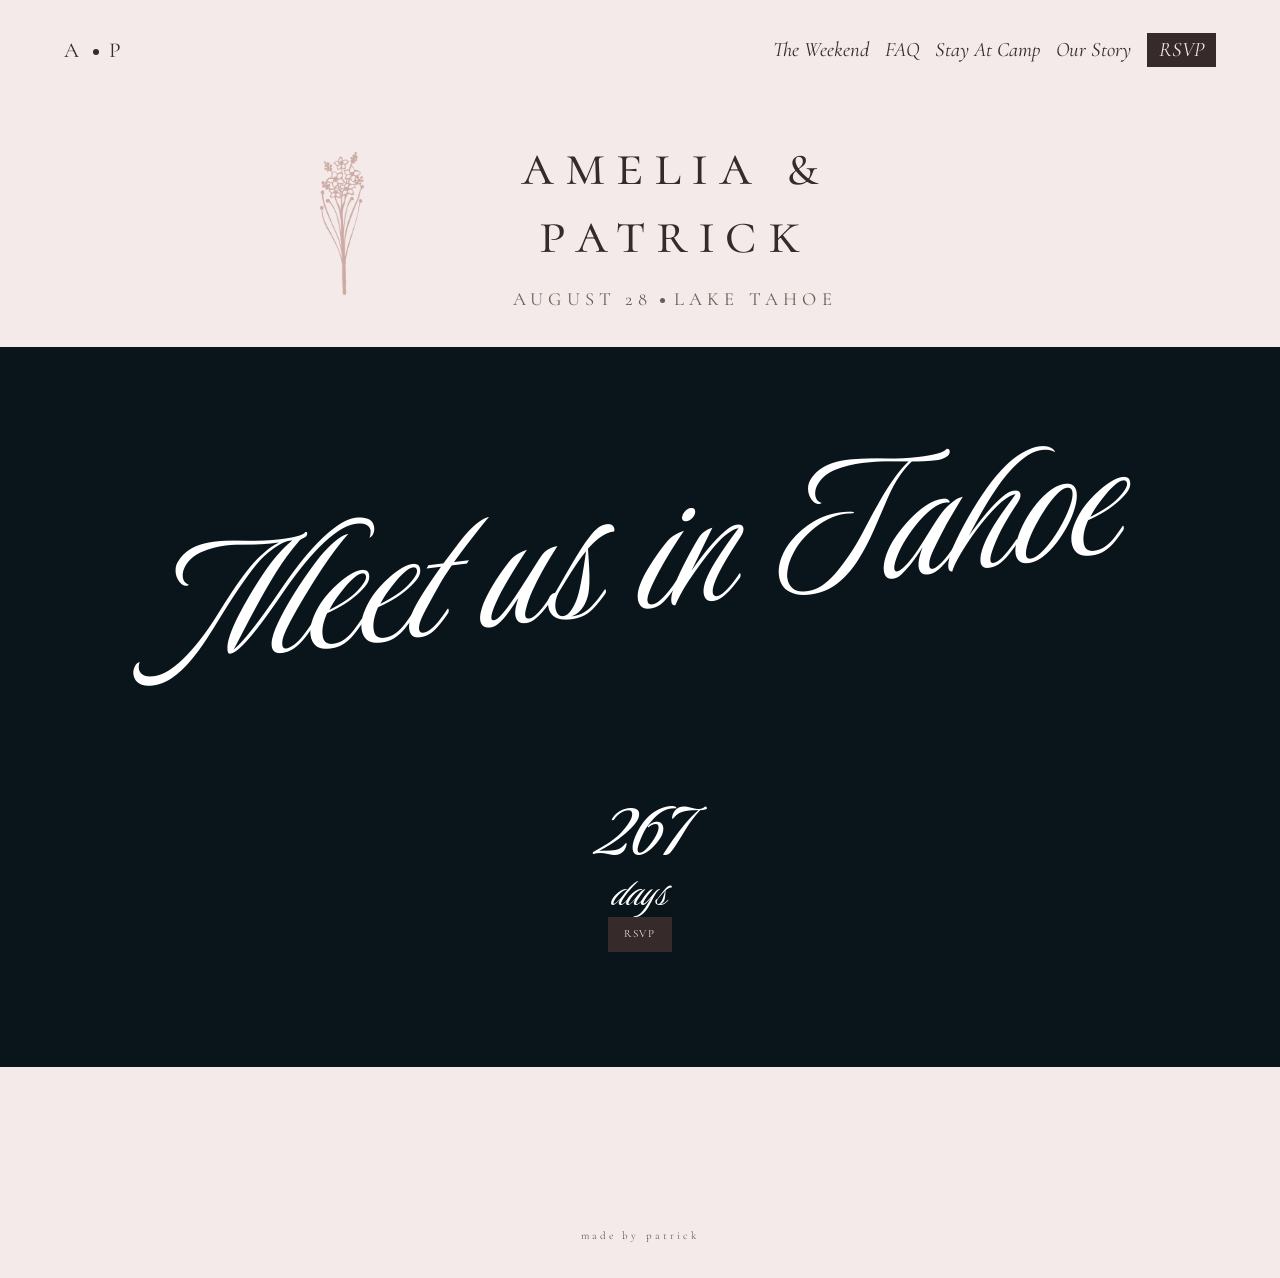
<file: index.html>
<!DOCTYPE html>
<html lang="en">
  <head>
    <meta charset="utf-8" />
    <meta name="viewport" content="width=device-width, initial-scale=1" />
    <title>Amelia and Patrick, August 28, Lake Tahoe</title>
    <link rel="preconnect" href="https://fonts.googleapis.com" />
    <link rel="preconnect" href="https://fonts.gstatic.com" crossorigin />
    <link
      href="https://fonts.googleapis.com/css2?family=Bodoni+Moda:opsz,wght@6..96,400&family=Cormorant+Garamond:ital,wght@0,400;0,500;1,400&family=Luxurious+Script&family=Pinyon+Script&display=swap"
      rel="stylesheet"
    />
    <link rel="stylesheet" href="src/styles/tokens.css" />
    <link rel="stylesheet" href="src/styles/site.css" />
  </head>
  <body>
    <header class="site-header">
      <nav class="nav" aria-label="Pages">
        <a class="mark" href="index.html">A<span class="sep" aria-hidden="true"></span>P</a>
        <ul class="nav-links">
          <li><a href="schedule.html">The Weekend</a></li>
          <li><a href="faq.html">FAQ</a></li>
          <li><a href="stay.html">Stay At Camp</a></li>
          <li><a href="story.html">Our Story</a></li>
          <li><a href="rsvp.html" class="nav-rsvp">RSVP</a></li>
        </ul>
      </nav>
    </header>

    <main>
      <section class="hero">
        <div class="hero-lockup">
          <div class="hero-names">
            <span class="hero-flower" aria-hidden="true"></span>
            <div class="hero-title">
              <h1 class="names">Amelia & Patrick</h1>
              <p class="kicker">August 28<span class="sep" aria-hidden="true"></span>Lake Tahoe</p>
            </div>
          </div>
          
          <!-- <hr class="rule" />
          <p class="letter">
            August 28, in Lake Tahoe. We are glad you are here. The weekend, the
            travel, and how to reply each have their own page.
          </p>
          <hr class="rule" /> -->
        </div>
        <div class="welcome">
          <video
            class="welcome-film"
            autoplay
            muted
            loop
            playsinline
            preload="auto"
            aria-label="Lake Tahoe"
          >
            <source src="tahoe_welcome_loop.mp4" type="video/mp4" />
          </video>
          <div class="welcome-copy">
            <p class="welcome-script">Meet us in Tahoe</p>
            <p class="countdown">
              <span class="countdown-count" id="days">0</span>
              <span class="countdown-label" id="days-label">days</span>
              <a class="button" href="rsvp.html">RSVP</a>
            </p>
          </div>
        </div>
        
        
      </section>

      <!-- <section class="lockup" aria-label="Amelia and Patrick">
        <p>
          Amelia
          <span class="script">and</span>
          Patrick
        </p>
      </section> -->
    </main>
    <footer class="site-footer">
      <p>made by patrick</p>
    </footer>
    <script>
      const weddingMonth = 7;
      const weddingDay = 28;
      const today = new Date();
      const start = new Date(today.getFullYear(), today.getMonth(), today.getDate());
      let year = start.getFullYear();
      if (start > new Date(year, weddingMonth, weddingDay)) year += 1;
      const wedding = new Date(year, weddingMonth, weddingDay);
      const days = Math.round((wedding - start) / 86400000);
      const count = document.querySelector("#days");
      const label = document.querySelector("#days-label");
      count.textContent = String(days);
      label.textContent = days === 1 ? "day" : "days";
      count.closest(".countdown").setAttribute(
        "aria-label",
        days === 0 ? "The wedding is today" : `${days} ${label.textContent} until August 28`
      );

      const film = document.querySelector(".welcome-film");
      if (window.matchMedia("(prefers-reduced-motion: reduce)").matches) {
        film.removeAttribute("autoplay");
        film.pause();
      }
    </script>
  </body>
</html>
</file>
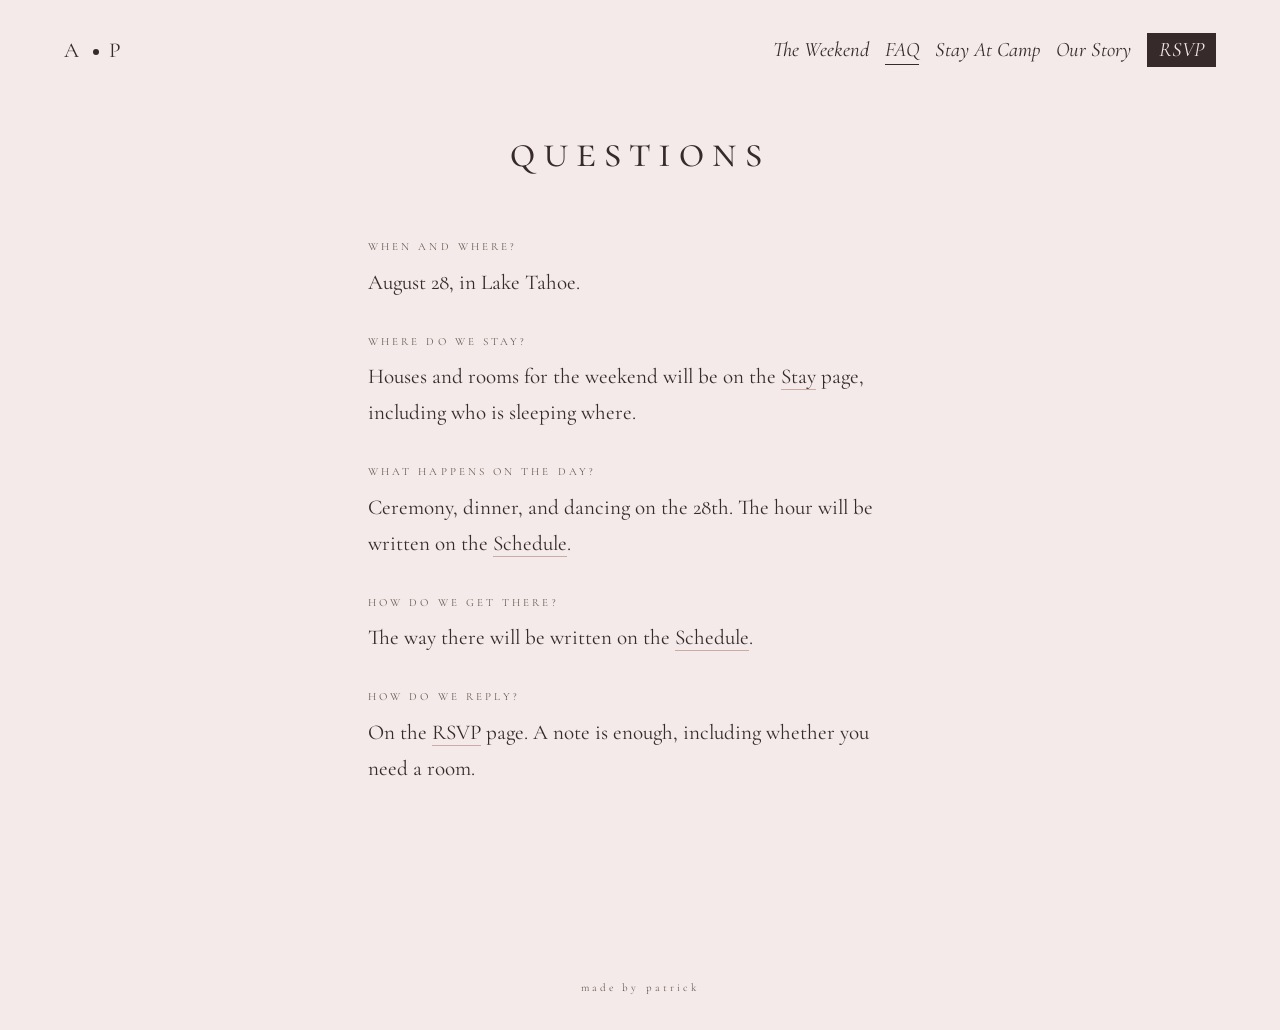
<file: faq.html>
<!DOCTYPE html>
<html lang="en">
  <head>
    <meta charset="utf-8" />
    <meta name="viewport" content="width=device-width, initial-scale=1" />
    <title>FAQ — Amelia and Patrick</title>
    <link rel="preconnect" href="https://fonts.googleapis.com" />
    <link rel="preconnect" href="https://fonts.gstatic.com" crossorigin />
    <link
      href="https://fonts.googleapis.com/css2?family=Bodoni+Moda:opsz,wght@6..96,400&family=Cormorant+Garamond:ital,wght@0,400;0,500;1,400&family=Pinyon+Script&display=swap"
      rel="stylesheet"
    />
    <link rel="stylesheet" href="src/styles/tokens.css" />
    <link rel="stylesheet" href="src/styles/site.css" />
  </head>
  <body>
    <header class="site-header">
      <nav class="nav" aria-label="Pages">
        <a class="mark" href="index.html">A<span class="sep" aria-hidden="true"></span>P</a>
        <ul class="nav-links">
          <li><a href="schedule.html">The Weekend</a></li>
          <li><a href="faq.html" aria-current="page">FAQ</a></li>
          <li><a href="stay.html">Stay At Camp</a></li>
          <li><a href="story.html">Our Story</a></li>
          <li><a href="rsvp.html" class="nav-rsvp">RSVP</a></li>
        </ul>
      </nav>
    </header>

    <main class="faq">
      <h2>Questions</h2>
      <dl class="questions">
        <div>
          <dt>When and where?</dt>
          <dd>August 28, in Lake Tahoe.</dd>
        </div>
        <div>
          <dt>Where do we stay?</dt>
          <dd>Houses and rooms for the weekend will be on the <a href="stay.html">Stay</a> page, including who is sleeping where.</dd>
        </div>
        <div>
          <dt>What happens on the day?</dt>
          <dd>Ceremony, dinner, and dancing on the 28th. The hour will be written on the <a href="schedule.html">Schedule</a>.</dd>
        </div>
        <div>
          <dt>How do we get there?</dt>
          <dd>The way there will be written on the <a href="schedule.html">Schedule</a>.</dd>
        </div>
        <div>
          <dt>How do we reply?</dt>
          <dd>On the <a href="rsvp.html">RSVP</a> page. A note is enough, including whether you need a room.</dd>
        </div>
      </dl>
    </main>
    <footer class="site-footer">
      <p>made by patrick</p>
    </footer>
  </body>
</html>
</file>
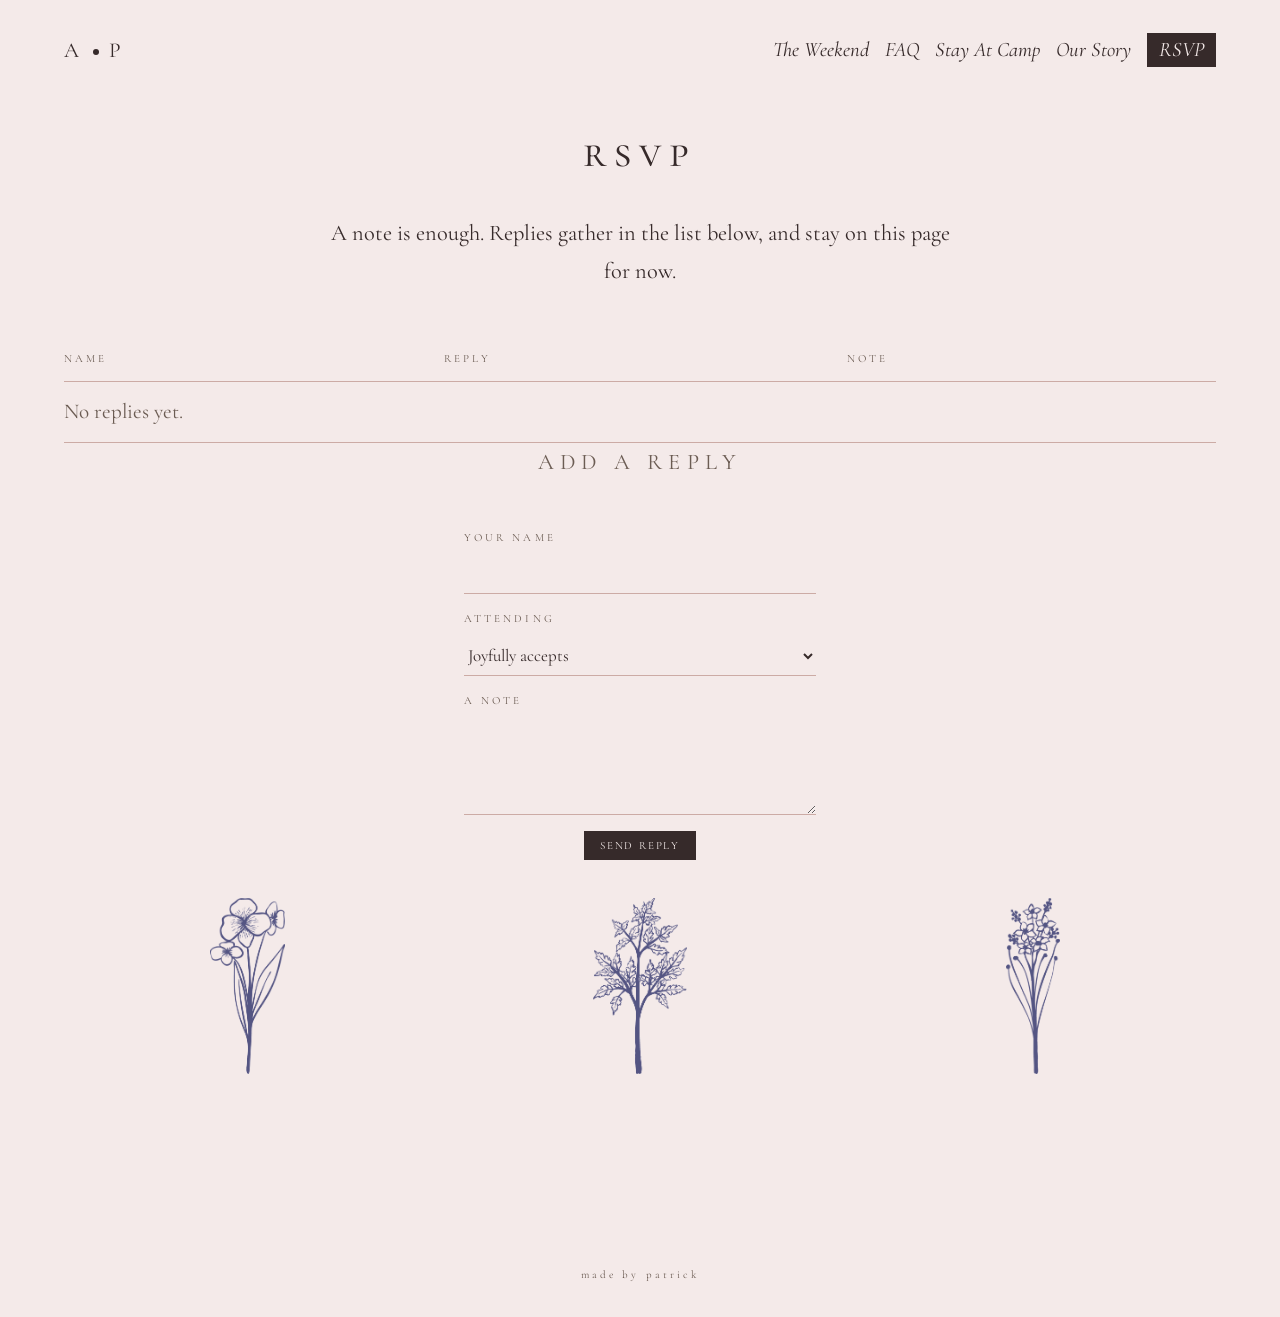
<file: rsvp.html>
<!DOCTYPE html>
<html lang="en">
  <head>
    <meta charset="utf-8" />
    <meta name="viewport" content="width=device-width, initial-scale=1" />
    <title>RSVP — Amelia and Patrick</title>
    <link rel="preconnect" href="https://fonts.googleapis.com" />
    <link rel="preconnect" href="https://fonts.gstatic.com" crossorigin />
    <link
      href="https://fonts.googleapis.com/css2?family=Bodoni+Moda:opsz,wght@6..96,400&family=Cormorant+Garamond:ital,wght@0,400;0,500;1,400&family=Pinyon+Script&display=swap"
      rel="stylesheet"
    />
    <link rel="stylesheet" href="src/styles/tokens.css" />
    <link rel="stylesheet" href="src/styles/site.css" />
  </head>
  <body>
    <header class="site-header">
      <nav class="nav" aria-label="Pages">
        <a class="mark" href="index.html">A<span class="sep" aria-hidden="true"></span>P</a>
        <ul class="nav-links">
          <li><a href="schedule.html">The Weekend</a></li>
          <li><a href="faq.html">FAQ</a></li>
          <li><a href="stay.html">Stay At Camp</a></li>
          <li><a href="story.html">Our Story</a></li>
          <li><a href="rsvp.html" class="nav-rsvp" aria-current="page">RSVP</a></li>
        </ul>
      </nav>
    </header>

    <main class="reply">
      <h2>RSVP</h2>
      <p>A note is enough. Replies gather in the list below, and stay on this page for now.</p>

      <div class="ledger-wrap">
        <table class="ledger">
          <thead>
            <tr>
              <th scope="col">Name</th>
              <th scope="col">Reply</th>
              <th scope="col">Note</th>
            </tr>
          </thead>
          <tbody id="ledger-body">
            <tr class="ledger-empty">
              <td colspan="3">No replies yet.</td>
            </tr>
          </tbody>
        </table>
      </div>

      <p class="reply-add">Add a reply</p>
      <form id="reply-form">
        <label>
          Your name
          <input name="name" type="text" required autocomplete="name" />
        </label>
        <label>
          Attending
          <select name="attending">
            <option>Joyfully accepts</option>
            <option>Regretfully declines</option>
          </select>
        </label>
        <label>
          A note
          <textarea name="note"></textarea>
        </label>
        <button class="button" type="submit">Send reply</button>
      </form>
      <p class="confirm" id="reply-confirm" hidden>
        Thank you. Your reply is held on this page for now.
      </p>
      <div class="herb-row" aria-hidden="true">
        <img src="src/ornament/herbs/pansy.png" alt="" />
        <img src="src/ornament/herbs/foliage.png" alt="" />
        <img src="src/ornament/herbs/bunch.png" alt="" />
      </div>
    </main>
    <footer class="site-footer">
      <p>made by patrick</p>
    </footer>
    <script>
      const form = document.querySelector("#reply-form");
      const confirm = document.querySelector("#reply-confirm");
      const ledger = document.querySelector("#ledger-body");

      form.addEventListener("submit", (event) => {
        event.preventDefault();
        const data = new FormData(form);
        const name = String(data.get("name") || "").trim();
        const attending = String(data.get("attending") || "").trim();
        const note = String(data.get("note") || "").trim();
        ledger.querySelector(".ledger-empty")?.remove();
        const row = document.createElement("tr");
        for (const value of [name, attending, note || "—"]) {
          const cell = document.createElement("td");
          cell.textContent = value;
          row.append(cell);
        }
        ledger.append(row);
        confirm.textContent = `Thank you, ${name}. Your reply is on the list, and only on this page for now.`;
        confirm.hidden = false;
        form.reset();
      });
    </script>
  </body>
</html>
</file>
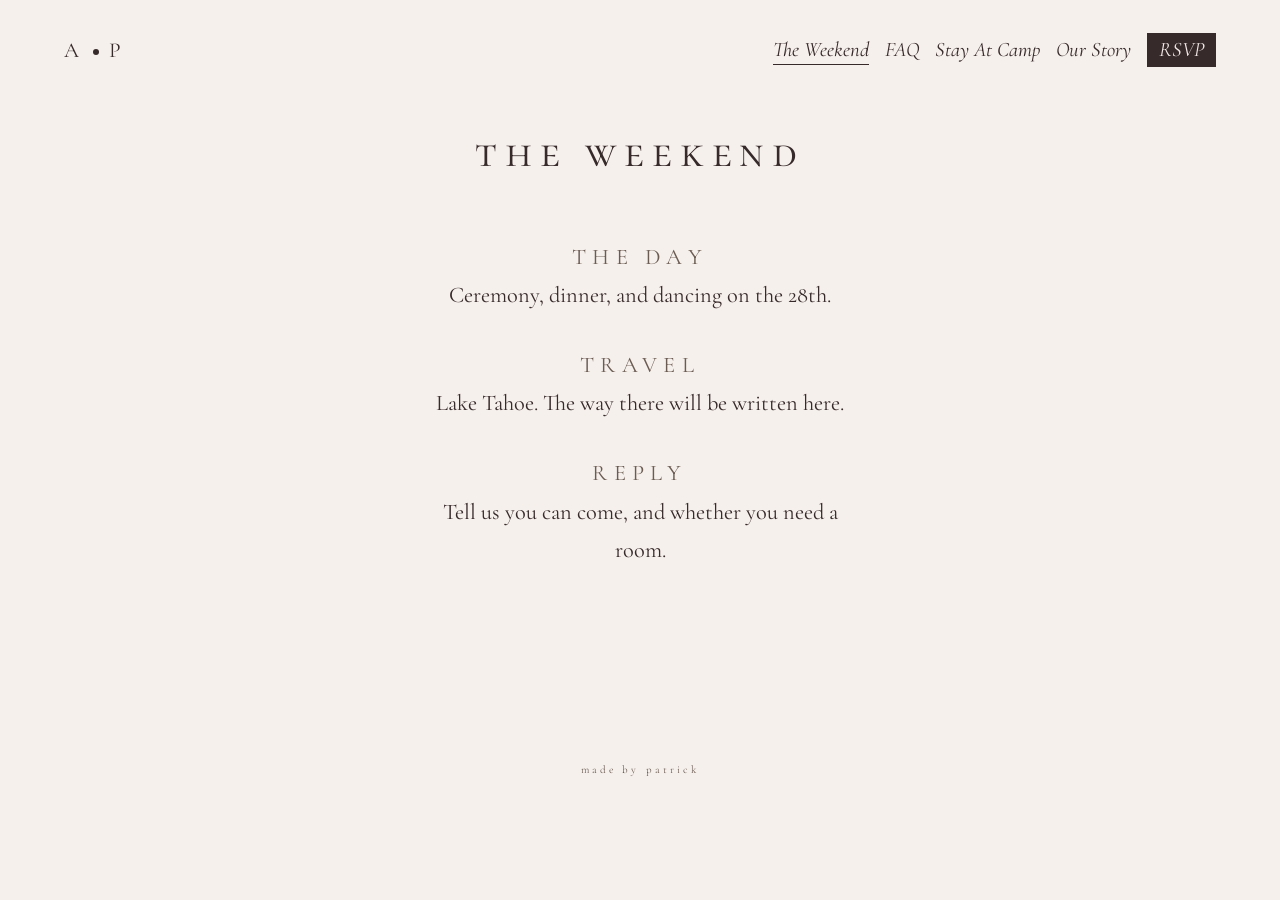
<file: schedule.html>
<!DOCTYPE html>
<html lang="en">
  <head>
    <meta charset="utf-8" />
    <meta name="viewport" content="width=device-width, initial-scale=1" />
    <title>Schedule — Amelia and Patrick</title>
    <link rel="preconnect" href="https://fonts.googleapis.com" />
    <link rel="preconnect" href="https://fonts.gstatic.com" crossorigin />
    <link
      href="https://fonts.googleapis.com/css2?family=Bodoni+Moda:opsz,wght@6..96,400&family=Cormorant+Garamond:ital,wght@0,400;0,500;1,400&family=Pinyon+Script&display=swap"
      rel="stylesheet"
    />
    <link rel="stylesheet" href="src/styles/tokens.css" />
    <link rel="stylesheet" href="src/styles/site.css" />
  </head>
  <body class="surface-page">
    <header class="site-header">
      <nav class="nav" aria-label="Pages">
        <a class="mark" href="index.html">A<span class="sep" aria-hidden="true"></span>P</a>
        <ul class="nav-links">
          <li><a href="schedule.html" aria-current="page">The Weekend</a></li>
          <li><a href="faq.html">FAQ</a></li>
          <li><a href="stay.html">Stay At Camp</a></li>
          <li><a href="story.html">Our Story</a></li>
          <li><a href="rsvp.html" class="nav-rsvp">RSVP</a></li>
        </ul>
      </nav>
    </header>

    <main class="schedule">
      <h2>The weekend</h2>
      <ul class="day-list">
        <li>
          <p class="kicker">The day</p>
          <p>Ceremony, dinner, and dancing on the 28th.</p>
        </li>
        <li>
          <p class="kicker">Travel</p>
          <p>Lake Tahoe. The way there will be written here.</p>
        </li>
        <li>
          <p class="kicker">Reply</p>
          <p>Tell us you can come, and whether you need a room.</p>
        </li>
      </ul>
    </main>
    <footer class="site-footer">
      <p>made by patrick</p>
    </footer>
  </body>
</html>
</file>
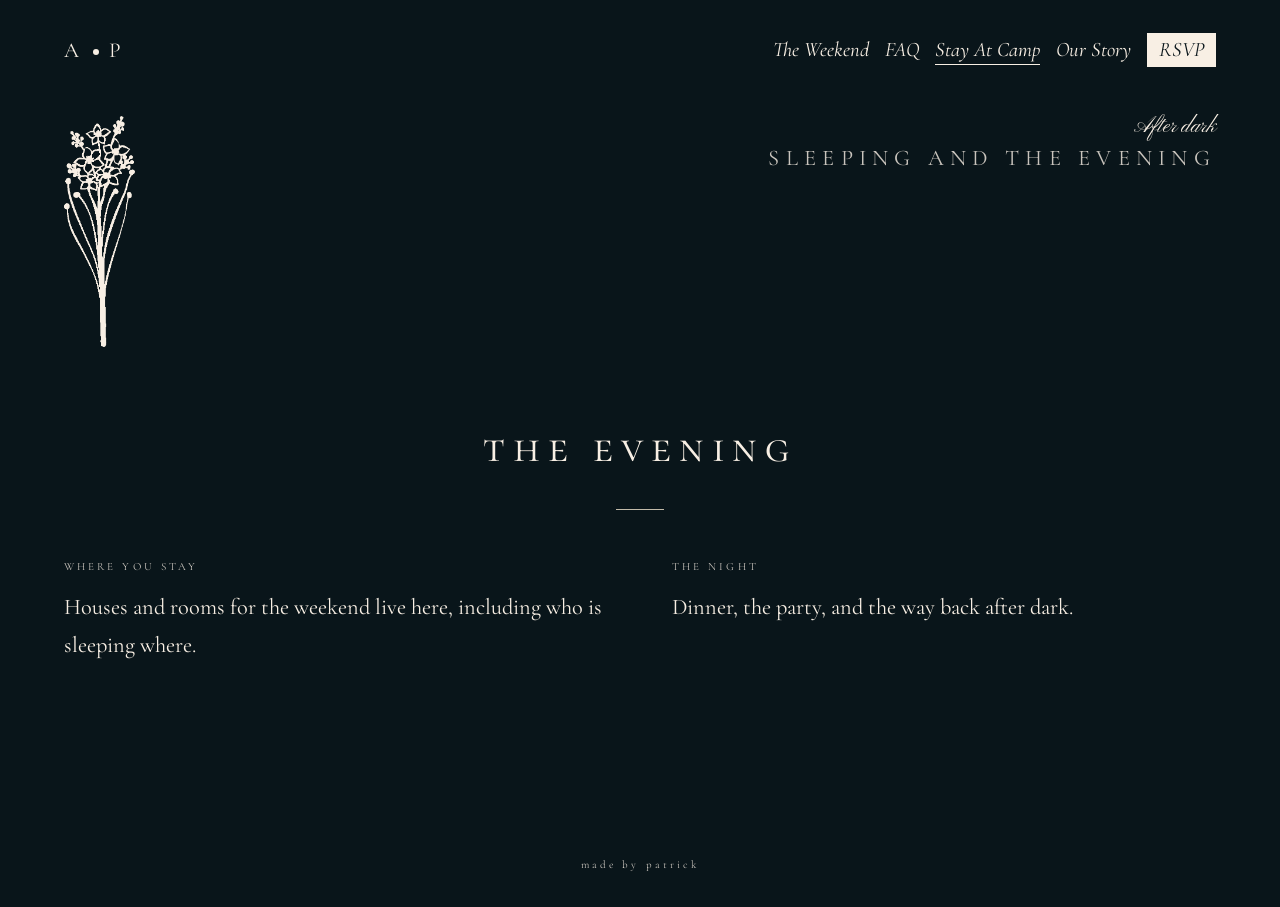
<file: stay.html>
<!DOCTYPE html>
<html lang="en">
  <head>
    <meta charset="utf-8" />
    <meta name="viewport" content="width=device-width, initial-scale=1" />
    <title>Stay — Amelia and Patrick</title>
    <link rel="preconnect" href="https://fonts.googleapis.com" />
    <link rel="preconnect" href="https://fonts.gstatic.com" crossorigin />
    <link
      href="https://fonts.googleapis.com/css2?family=Bodoni+Moda:opsz,wght@6..96,400&family=Cormorant+Garamond:ital,wght@0,400;0,500;1,400&family=Pinyon+Script&display=swap"
      rel="stylesheet"
    />
    <link rel="stylesheet" href="src/styles/tokens.css" />
    <link rel="stylesheet" href="src/styles/site.css" />
  </head>
  <body data-palette="night">
    <header class="site-header">
      <nav class="nav" aria-label="Pages">
        <a class="mark" href="index.html">A<span class="sep" aria-hidden="true"></span>P</a>
        <ul class="nav-links">
          <li><a href="schedule.html">The Weekend</a></li>
          <li><a href="faq.html">FAQ</a></li>
          <li><a href="stay.html" aria-current="page">Stay At Camp</a></li>
          <li><a href="story.html">Our Story</a></li>
          <li><a href="rsvp.html" class="nav-rsvp">RSVP</a></li>
        </ul>
      </nav>
    </header>

    <main class="night">
      <div class="night-top">
        <img class="night-flower" src="src/ornament/herbs/bunch-light.png" alt="" />
        <div>
          <p class="script-phrase">After dark</p>
          <p class="kicker">Sleeping and the evening</p>
        </div>
      </div>
      <h2>The evening</h2>
      <hr class="rule" />
      <div class="night-grid">
        <div>
          <h3>Where you stay</h3>
          <p>Houses and rooms for the weekend live here, including who is sleeping where.</p>
        </div>
        <div>
          <h3>The night</h3>
          <p>Dinner, the party, and the way back after dark.</p>
        </div>
      </div>
    </main>
    <footer class="site-footer">
      <p>made by patrick</p>
    </footer>
  </body>
</html>
</file>
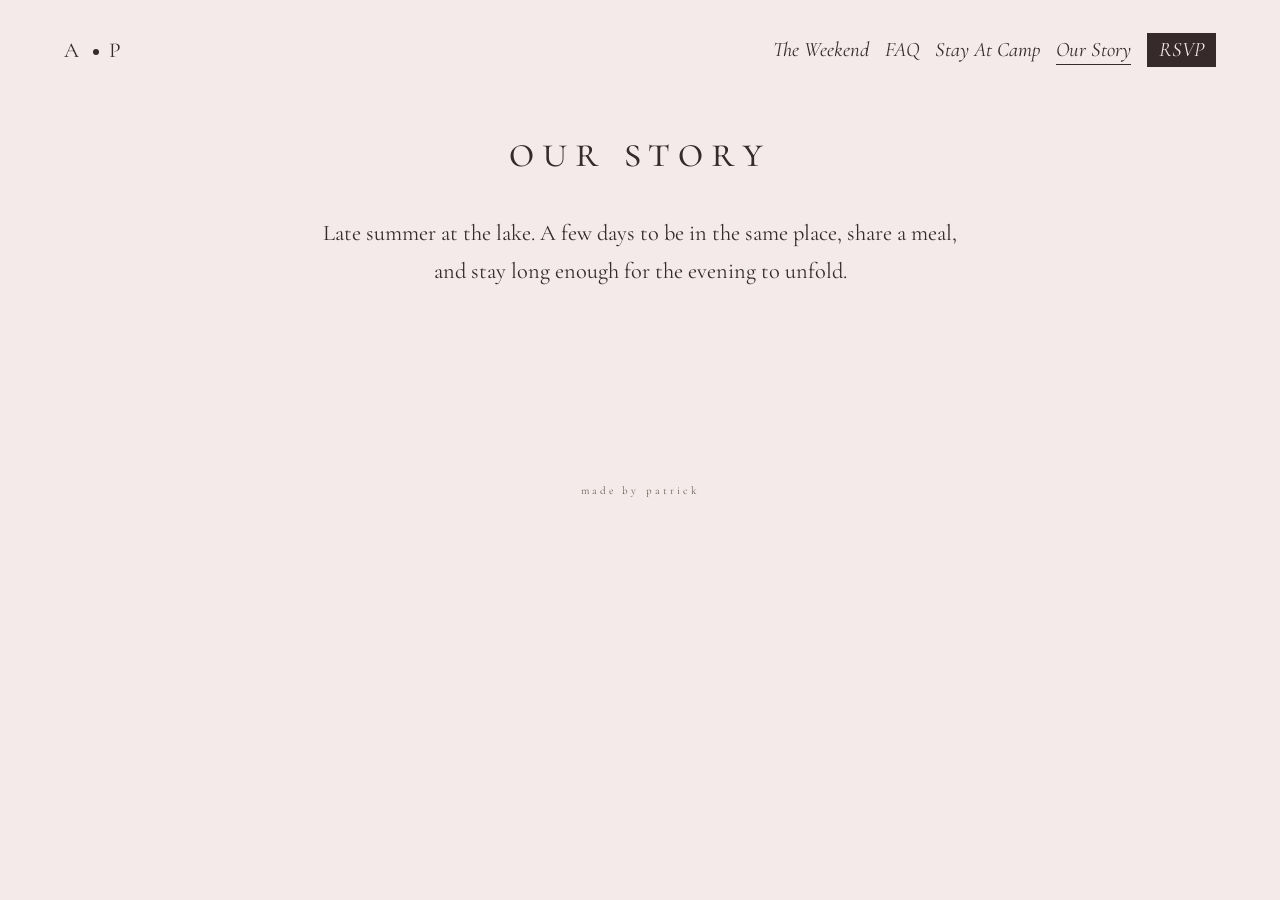
<file: story.html>
<!DOCTYPE html>
<html lang="en">
  <head>
    <meta charset="utf-8" />
    <meta name="viewport" content="width=device-width, initial-scale=1" />
    <title>Our Story — Amelia and Patrick</title>
    <link rel="preconnect" href="https://fonts.googleapis.com" />
    <link rel="preconnect" href="https://fonts.gstatic.com" crossorigin />
    <link
      href="https://fonts.googleapis.com/css2?family=Bodoni+Moda:opsz,wght@6..96,400&family=Cormorant+Garamond:ital,wght@0,400;0,500;1,400&family=Pinyon+Script&display=swap"
      rel="stylesheet"
    />
    <link rel="stylesheet" href="src/styles/tokens.css" />
    <link rel="stylesheet" href="src/styles/site.css" />
  </head>
  <body>
    <header class="site-header">
      <nav class="nav" aria-label="Pages">
        <a class="mark" href="index.html">A<span class="sep" aria-hidden="true"></span>P</a>
        <ul class="nav-links">
          <li><a href="schedule.html">The Weekend</a></li>
          <li><a href="faq.html">FAQ</a></li>
          <li><a href="stay.html">Stay At Camp</a></li>
          <li><a href="story.html" aria-current="page">Our Story</a></li>
          <li><a href="rsvp.html" class="nav-rsvp">RSVP</a></li>
        </ul>
      </nav>
    </header>

    <main class="story">
      <h2>Our story</h2>
      <p>
        Late summer at the lake. A few days to be in the same place, share a
        meal, and stay long enough for the evening to unfold.
      </p>
    </main>
    <footer class="site-footer">
      <p>made by patrick</p>
    </footer>
  </body>
</html>
</file>
<file: src/styles/tokens.css>
/*
  Pressed paper — wedding site tokens.

  Pigments are sampled from the reference images (Oct 25, 2026).
  Components use the role variables below. Do not use --pigment-* in UI.

  Day pages use blush (the default): Amelia & Patrick, August 28, Lake Tahoe.
  Sprigs are the drawings in src/ornament/, recolored to --color-ornament.
  Pattern bands use --color-leaf and --color-bell, and sit at an edge.
  Other suites, set on any parent:
    data-palette="ivory"        — cream ground, navy ink
    data-palette="powder"       — powder ground, slate ink
    data-palette="night"        — sleeping arrangements and night activities only

  Webfonts to load when the site is built, in this order:
    Bodoni Moda, Cormorant Garamond, Pinyon Script.
  The stacks fall back to Didot, Iowan Old Style, and Snell Roundhand.
*/

:root {
  /* Pigments */
  --pigment-paper: #f6f0ec;
  --pigment-blush-paper: #f4eae9;
  --pigment-plaster: #e1dcd6;
  --pigment-navy: #1f3160;
  --pigment-warm-black: #362a2a;
  --pigment-espresso: #3b2c24;
  --pigment-taupe: #6b5c53;
  --pigment-terracotta: #834630;
  --pigment-rose: #a2766e;
  --pigment-blossom: #ccaba5;
  --pigment-powder: #dde5eb;
  --pigment-powder-sunk: #d3dde4;
  --pigment-powder-deep: #c2d2dc;
  --pigment-slate: #4a5c70;
  --pigment-botanical: #6e8197;
  --pigment-slate-wash: #b9c6d3;
  --pigment-card-white: #f0f2f3;
  --pigment-night: #09151a;
  --pigment-night-raised: #121e24;
  --pigment-night-deep: #182429;
  --pigment-candle: #f8efe4;
  --pigment-candle-dim: #c9c4bd;
  --pigment-petal: #c2baa9;
  --pigment-leaf: #202820;
  --pigment-indigo: #263f61;
  --pigment-herb: #55567e;
  --pigment-sage: #79806d;
  --pigment-pattern-line: #363929;
  --pigment-chartreuse: #a0913a;
  --pigment-bell: #d6bc70;
  --pigment-mum-ground: #1b3648;
  --pigment-delft-cream: #f1eadb;

  /* Roles — blush, the day default */
  --color-ground: var(--pigment-blush-paper);
  --color-surface: var(--pigment-paper);
  --color-editorial: var(--pigment-plaster);
  --color-ink: var(--pigment-warm-black);
  --color-muted: var(--pigment-taupe);
  --color-accent: var(--pigment-terracotta);
  --color-rule: var(--pigment-blossom);
  --color-ornament: var(--pigment-indigo);
  --color-leaf: var(--pigment-sage);
  --color-bell: var(--pigment-bell);
  --color-on-accent: var(--pigment-blush-paper);

  /* Type */
  --font-display: "Bodoni Moda", Didot, "Bodoni MT", Palatino, serif;
  --font-text: "Cormorant Garamond", "Iowan Old Style", Palatino, Georgia, serif;
  --font-script: "Pinyon Script", "Snell Roundhand", "Apple Chancery", cursive;

  --text-display: 4.5rem;
  --leading-display: 0.92;
  --tracking-display: 0.08em;

  --text-name: 1.75rem;
  --tracking-name: 0.18em;

  --text-script: 2.25rem;

  --text-kicker: 0.6875rem;
  --tracking-kicker: 0.28em;

  --text-body: 1.0625rem;
  --leading-body: 1.7;

  --text-nav: 0.9375rem;

  --text-button: 0.6875rem;
  --tracking-button: 0.16em;

  /* Space */
  --space-1: 4px;
  --space-2: 8px;
  --space-3: 12px;
  --space-4: 16px;
  --space-5: 24px;
  --space-6: 32px;
  --space-7: 48px;
  --space-8: 64px;
  --space-9: 96px;
  --space-10: 128px;

  --measure-prose: 34rem;
  --measure-page: 72rem;

  /* Shape. Pages stay flat. The shadow is for a physical invitation card only. */
  --radius-sharp: 0;
  --radius-card: 12px;
  --shadow-card: 0 18px 40px rgb(31 49 96 / 8%);

  --duration: 160ms;
  --ease-out: cubic-bezier(0.2, 0, 0, 1);
}

[data-palette="ivory"] {
  --color-ground: var(--pigment-paper);
  --color-surface: var(--pigment-blush-paper);
  --color-editorial: var(--pigment-plaster);
  --color-ink: var(--pigment-navy);
  --color-muted: var(--pigment-taupe);
  --color-accent: var(--pigment-terracotta);
  --color-rule: var(--pigment-blossom);
  --color-ornament: var(--pigment-indigo);
  --color-leaf: var(--pigment-sage);
  --color-bell: var(--pigment-bell);
  --color-on-accent: var(--pigment-paper);
}

[data-palette="powder"] {
  --color-ground: var(--pigment-powder);
  --color-surface: var(--pigment-powder-sunk);
  --color-editorial: var(--pigment-powder-deep);
  --color-ink: var(--pigment-slate);
  --color-muted: var(--pigment-slate);
  --color-accent: var(--pigment-slate);
  --color-rule: var(--pigment-slate-wash);
  --color-ornament: var(--pigment-indigo);
  --color-leaf: var(--pigment-sage);
  --color-bell: var(--pigment-bell);
  --color-on-accent: var(--pigment-card-white);
}

[data-palette="night"] {
  --color-ground: var(--pigment-night);
  --color-surface: var(--pigment-night-raised);
  --color-editorial: var(--pigment-night-deep);
  --color-ink: var(--pigment-candle);
  --color-muted: var(--pigment-candle-dim);
  --color-accent: var(--pigment-candle);
  --color-rule: var(--pigment-petal);
  --color-ornament: var(--pigment-petal);
  --color-leaf: var(--pigment-leaf);
  --color-bell: var(--pigment-bell);
  --color-on-accent: var(--pigment-night);
}
</file>
<file: src/styles/site.css>
*,
*::before,
*::after {
  box-sizing: border-box;
}

html {
  scroll-behavior: smooth;
}

body {
  margin: 0;
  background: var(--color-ground);
  color: var(--color-ink);
  font-family: var(--font-text);
  font-size: clamp(1.125rem, 0.4vw + 1rem, 1.5rem);
  line-height: var(--leading-body);
}

a {
  color: inherit;
  text-decoration: none;
}

:focus-visible {
  outline: 2px solid var(--color-ink);
  outline-offset: 3px;
}

.site-header {
  padding: var(--space-6) var(--space-5) 0;
}

.hero {
  padding: 0 0 var(--space-9);
}

.story,
.schedule,
.lockup,
.reply,
.faq {
  padding: var(--space-7) var(--space-5) var(--space-10);
}

.surface-page {
  background: var(--color-surface);
}

.nav {
  display: flex;
  align-items: center;
  justify-content: space-between;
  gap: var(--space-5);
  max-width: var(--measure-page);
  margin: 0 auto;
}

.mark {
  font-size: clamp(1.05rem, 0.6vw + 0.85rem, 1.5rem);
  letter-spacing: 0.22em;
}

.nav-links {
  display: flex;
  flex-wrap: wrap;
  align-items: center;
  justify-content: flex-end;
  gap: var(--space-4);
  margin: 0;
  padding: 0;
  list-style: none;
}

.nav-links a {
  font-style: italic;
  font-size: clamp(1.05rem, 0.55vw + 0.85rem, 1.45rem);
  padding-bottom: 2px;
  border-bottom: 1px solid transparent;
}

.sep {
  display: inline-block;
  width: 0.28em;
  height: 0.28em;
  margin: 0 0.45em 0.08em;
  border-radius: 50%;
  background: currentColor;
  vertical-align: middle;
}

.nav-links a[aria-current="page"] {
  border-bottom-color: var(--color-ink);
}

.nav-links a.nav-rsvp {
  border-bottom-color: transparent;
  background: var(--color-ink);
  color: var(--color-on-accent);
  padding: var(--space-1) var(--space-3);
  border-radius: var(--radius-sharp);
}

.nav-links a.nav-rsvp[aria-current="page"] {
  border-bottom-color: transparent;
}

.site-footer {
  padding: var(--space-8) var(--space-5) var(--space-6);
  text-align: center;
}

.site-footer p {
  margin: 0;
  color: var(--color-muted);
  font-size: var(--text-kicker);
  letter-spacing: var(--tracking-kicker);
}

.herb-row {
  display: flex;
  flex-wrap: wrap;
  justify-content: center;
  align-items: flex-end;
  gap: clamp(0.75rem, 2vw, 2.25rem);
  max-width: var(--measure-page);
  margin: clamp(1.25rem, 3vw, 2.75rem) auto 0;
}

.herb-row img {
  flex: 1 1 0;
  width: 0;
  min-width: 0;
  height: clamp(5.25rem, 16vw, 11rem);
  object-fit: contain;
  object-position: center bottom;
}

.hero-names {
  display: flex;
  align-items: center;
  justify-content: center;
  gap: clamp(0.75rem, 2vw, 1.75rem);
  max-width: 100%;
}

.hero-title {
  display: flex;
  flex-direction: column;
  align-items: center;
  gap: var(--space-4);
  min-width: 0;
}

.hero-flower {
  flex: 0 0 auto;
  height: clamp(5.5rem, 12vw, 9rem);
  aspect-ratio: 241 / 785;
  background-color: var(--pigment-blossom);
  -webkit-mask-image: url("../ornament/herbs/bunch.png");
  mask-image: url("../ornament/herbs/bunch.png");
  -webkit-mask-repeat: no-repeat;
  mask-repeat: no-repeat;
  -webkit-mask-position: center;
  mask-position: center;
  -webkit-mask-size: contain;
  mask-size: contain;
}

.night-flower {
  width: auto;
  max-width: 70%;
  height: clamp(8rem, 18vw, 15rem);
}

@media (max-width: 719px) {
  .countdown {
    gap: 0.3rem;
  }

  .names {
    font-size: clamp(1.55rem, 7.2vw, 2.15rem);
    letter-spacing: 0.08em;
  }

  .kicker {
    letter-spacing: 0.12em;
  }
}

.stem {
  fill: none;
  stroke: var(--color-ornament);
  stroke-width: 0.8;
}

.leaf {
  fill: var(--color-leaf);
}

.bell {
  fill: var(--color-bell);
}

.welcome {
  position: relative;
  width: 100%;
  margin: var(--space-6) 0 0;
  aspect-ratio: 16 / 9;
  overflow: hidden;
  background: var(--pigment-night);
}

.welcome-film {
  display: block;
  width: 100%;
  height: 100%;
  object-fit: cover;
}

.welcome-copy {
  position: absolute;
  inset: 0;
  display: flex;
  flex-direction: column;
  align-items: center;
  justify-content: center;
  gap: clamp(0.15rem, 1vw, 0.75rem);
  padding: var(--space-4);
}

.welcome-script {
  margin: 0;
  color: #fff;
  font-family: "Luxurious Script", "Pinyon Script", cursive;
  font-size: clamp(2.4rem, 17vw, 16rem);
  line-height: 0.85;
  margin-bottom: 0.55em;
  text-align: center;
  transform: rotate(-7deg);
  pointer-events: none;
}

.countdown {
  display: flex;
  flex-direction: column;
  align-items: center;
  gap: var(--space-1);
  margin: 0;
  color: #fff;
  font-family: "Luxurious Script", "Pinyon Script", cursive;
  text-align: center;
}

.countdown-count {
  font-size: clamp(3rem, 9.5vw, 9rem);
  line-height: 0.75;
}

.countdown-label {
  color: #fff;
  font-size: clamp(1.4375rem, 3.75vw, 3.4375rem);
  line-height: 0.8;
}

.hero-lockup {
  display: flex;
  flex-direction: column;
  align-items: center;
  gap: var(--space-5);
  max-width: min(100%, 48rem);
  margin: var(--space-8) auto 0;
  padding: 0 var(--space-5);
  text-align: center;
}

.names {
  margin: 0;
  font-size: clamp(1.85rem, 4.6vw, 4.75rem);
  font-weight: 400;
  font-variant-caps: all-small-caps;
  letter-spacing: var(--tracking-name);
  line-height: 1.15;
}

.kicker {
  margin: 0;
  color: var(--color-muted);
  font-size: clamp(0.85rem, 0.7vw + 0.6rem, 1.25rem);
  letter-spacing: var(--tracking-kicker);
  text-transform: uppercase;
}

.button {
  display: inline-block;
  border: 0;
  border-radius: var(--radius-sharp);
  background: var(--color-ink);
  color: var(--color-on-accent);
  font-family: var(--font-text);
  font-size: var(--text-button);
  letter-spacing: var(--tracking-button);
  text-transform: uppercase;
  padding: var(--space-2) var(--space-4);
  cursor: pointer;
}

.rule {
  width: 48px;
  height: 1px;
  margin: 0;
  border: 0;
  background: var(--color-rule);
}

.letter {
  max-width: 38rem;
  margin: 0;
  font-size: clamp(1.15rem, 0.5vw + 1rem, 1.6rem);
}

.story,
.schedule,
.reply,
.faq {
  text-align: center;
}

.story h2,
.schedule h2,
.night h2,
.reply h2,
.faq h2 {
  margin: 0 0 var(--space-5);
  font-weight: 400;
  font-size: clamp(1.85rem, 2.4vw + 0.8rem, 3.4rem);
  font-variant-caps: all-small-caps;
  letter-spacing: var(--tracking-name);
}

.story p,
.schedule p,
.night p,
.reply p,
.faq p {
  max-width: 40rem;
  margin: 0 auto;
  font-size: clamp(1.15rem, 0.5vw + 1rem, 1.6rem);
}

.schedule {
  background: var(--color-surface);
}

.day-list {
  display: grid;
  gap: var(--space-6);
  max-width: 28rem;
  margin: var(--space-7) auto 0;
  padding: 0;
  list-style: none;
}

.lockup {
  background: var(--color-editorial);
  text-align: center;
}

.lockup p {
  margin: 0;
  color: var(--color-accent);
  font-family: var(--font-display);
  font-size: clamp(3.25rem, 7vw, 7.5rem);
  line-height: var(--leading-display);
  letter-spacing: var(--tracking-display);
}

.lockup .script {
  display: block;
  margin: var(--space-2) 0;
  font-family: var(--font-script);
  font-size: clamp(2.25rem, 3vw, 4rem);
  letter-spacing: 0;
  line-height: 1.1;
}

.night {
  background: var(--color-ground);
  color: var(--color-ink);
  padding: var(--space-7) var(--space-5) var(--space-10);
}

.night-top {
  display: flex;
  justify-content: space-between;
  align-items: flex-start;
  gap: var(--space-5);
  max-width: var(--measure-page);
  margin: 0 auto var(--space-8);
}

.script-phrase {
  margin: var(--space-6) 0 0;
  font-family: var(--font-script);
  font-size: clamp(2.25rem, 3vw, 4rem);
  line-height: 1;
  text-align: right;
}

.night-grid {
  display: grid;
  gap: var(--space-7);
  max-width: var(--measure-page);
  margin: var(--space-7) auto 0;
  text-align: left;
}

.night h3 {
  margin: 0 0 var(--space-3);
  color: var(--color-muted);
  font-weight: 400;
  font-size: var(--text-kicker);
  letter-spacing: var(--tracking-kicker);
  text-transform: uppercase;
}

.night p {
  margin: 0;
}

.reply form {
  display: grid;
  gap: var(--space-4);
  max-width: 22rem;
  margin: var(--space-7) auto 0;
  text-align: left;
}

label {
  display: grid;
  gap: var(--space-2);
  font-size: var(--text-kicker);
  letter-spacing: var(--tracking-kicker);
  text-transform: uppercase;
  color: var(--color-muted);
}

input,
select,
textarea {
  border: 0;
  border-bottom: 1px solid var(--color-rule);
  border-radius: var(--radius-sharp);
  background: transparent;
  color: var(--color-ink);
  font-family: var(--font-text);
  font-size: var(--text-body);
  padding: var(--space-2) 0;
}

textarea {
  min-height: 6rem;
  resize: vertical;
}

.reply .button {
  justify-self: center;
}

.confirm {
  margin-top: var(--space-6);
}

.confirm[hidden] {
  display: none;
}

.ledger-wrap {
  width: min(100%, var(--measure-page));
  margin: var(--space-7) auto 0;
}

.ledger {
  width: 100%;
  border-collapse: collapse;
  text-align: left;
}

.ledger th,
.ledger td {
  padding: var(--space-3) var(--space-5) var(--space-3) 0;
  border-bottom: 1px solid var(--color-rule);
  vertical-align: top;
  font-weight: 400;
}

.ledger th {
  color: var(--color-muted);
  font-size: var(--text-kicker);
  letter-spacing: var(--tracking-kicker);
  text-transform: uppercase;
}

.ledger td {
  font-size: clamp(1.15rem, 0.4vw + 1rem, 1.45rem);
}

.ledger-empty td {
  color: var(--color-muted);
}

.ledger-note,
.reply-add {
  margin: var(--space-6) auto 0;
  color: var(--color-muted);
  font-size: var(--text-kicker);
  letter-spacing: var(--tracking-kicker);
  text-transform: uppercase;
}

.questions {
  max-width: var(--measure-prose);
  margin: var(--space-7) auto 0;
  text-align: left;
}

.questions div + div {
  margin-top: var(--space-6);
}

.questions dt {
  color: var(--color-muted);
  font-size: var(--text-kicker);
  letter-spacing: var(--tracking-kicker);
  text-transform: uppercase;
}

.questions dd {
  margin: var(--space-2) 0 0;
}

.questions a {
  border-bottom: 1px solid var(--color-rule);
}

.petal {
  fill: var(--color-ornament);
}

.night-stem {
  fill: none;
  stroke: var(--color-leaf);
  stroke-width: 1.1;
}

.night-leaf {
  fill: var(--color-leaf);
}

.night h2 {
  text-align: center;
}

.night .rule {
  margin: var(--space-5) auto var(--space-6);
}

@media (max-width: 719px) {
  .nav {
    flex-direction: column;
    align-items: center;
  }

  .nav-links {
    justify-content: center;
  }

  .night-top {
    flex-direction: column;
    align-items: center;
  }

  .script-phrase,
  .night-top .kicker {
    text-align: center;
  }
}

@media (min-width: 720px) {
  .site-header,
  .hero-lockup,
  .story,
  .schedule,
  .lockup,
  .reply,
  .faq,
  .night {
    padding-left: var(--space-8);
    padding-right: var(--space-8);
  }

  .night-grid {
    grid-template-columns: 1fr 1fr;
    gap: var(--space-8);
  }
}
</file>
